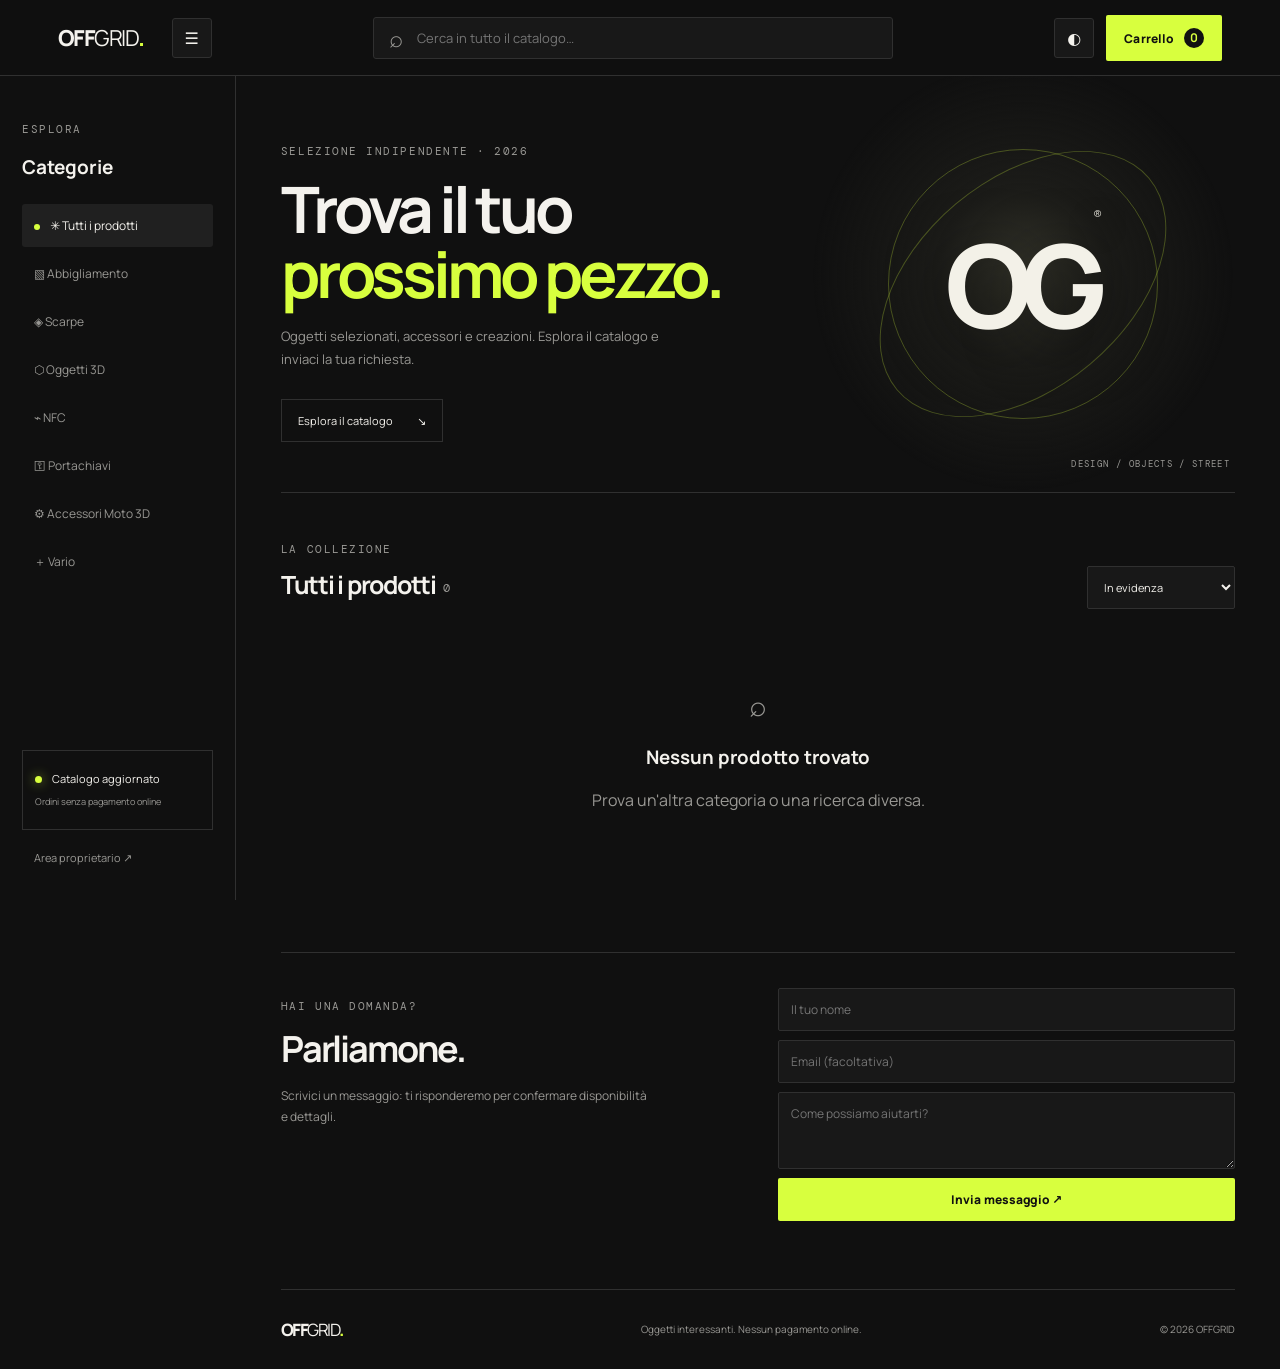
<file: index.html>
<!doctype html>
<html lang="it">
<head>
  <meta charset="utf-8"><meta name="viewport" content="width=device-width,initial-scale=1">
  <meta name="theme-color" content="#101010"><title>OFFGRID — Catalogo</title>
  <link rel="stylesheet" href="style.css">
</head>
<body>
<header class="topbar">
  <a class="brand" href="./">OFF<span>GRID</span><i>.</i></a>
  <button id="menuToggle" class="icon-btn" aria-label="Apri menu">☰</button>
  <label class="search"><span>⌕</span><input id="search" type="search" placeholder="Cerca in tutto il catalogo…"></label>
  <div class="top-actions"><button id="themeToggle" class="icon-btn" title="Cambia tema">◐</button><button id="cartOpen" class="cart-btn">Carrello <b id="cartCount">0</b></button></div>
</header>
<div class="layout">
  <aside id="sidebar" class="sidebar">
    <p class="eyebrow">ESPLORA</p><h3>Categorie</h3>
    <nav id="categoryNav">
      <button class="cat active" data-category="Tutti">✳ Tutti i prodotti</button>
      <button class="cat" data-category="Abbigliamento">▧ Abbigliamento</button>
      <button class="cat" data-category="Scarpe">◈ Scarpe</button>
      <button class="cat" data-category="Oggetti 3D">⬡ Oggetti 3D</button>
      <button class="cat" data-category="NFC">⌁ NFC</button>
      <button class="cat" data-category="Portachiavi">⚿ Portachiavi</button>
      <button class="cat" data-category="Accessori Moto 3D">⚙ Accessori Moto 3D</button>
      <button class="cat" data-category="Vario">＋ Vario</button>
    </nav>
    <div class="sidebar-note"><span class="live-dot"></span> Catalogo aggiornato<br><small>Ordini senza pagamento online</small></div>
    <a class="admin-link" href="admin.html">Area proprietario ↗</a>
  </aside>
  <main class="main">
    <section class="hero">
      <div class="hero-copy"><p class="eyebrow">SELEZIONE INDIPENDENTE · 2026</p><h1>Trova il tuo<br><em>prossimo pezzo.</em></h1><p>Oggetti selezionati, accessori e creazioni. Esplora il catalogo e inviaci la tua richiesta.</p><a href="#catalogo" class="outline-btn">Esplora il catalogo <span>↘</span></a></div>
      <div class="hero-art" aria-hidden="true"><div class="orb orb-one"></div><div class="orb orb-two"></div><div class="hero-mark">OG<span>®</span></div><div class="hero-caption">DESIGN / OBJECTS / STREET</div></div>
    </section>
    <section id="catalogo" class="catalog-head"><div><p class="eyebrow">LA COLLEZIONE</p><h2 id="sectionTitle">Tutti i prodotti <span class="muted" id="productCount">0</span></h2></div><select id="sortSelect" aria-label="Ordina prodotti"><option value="featured">In evidenza</option><option value="name">Nome A–Z</option><option value="price-low">Prezzo crescente</option><option value="price-high">Prezzo decrescente</option></select></section>
    <div id="productGrid" class="product-grid"></div>
    <div id="emptyState" class="empty-state hidden"><span>⌕</span><h3>Nessun prodotto trovato</h3><p>Prova un'altra categoria o una ricerca diversa.</p></div>
    <section class="contact-band"><div><p class="eyebrow">HAI UNA DOMANDA?</p><h2>Parliamone.</h2><p>Scrivici un messaggio: ti risponderemo per confermare disponibilità e dettagli.</p></div><form id="messageForm" class="message-form"><input name="name" placeholder="Il tuo nome" required><input name="email" type="email" placeholder="Email (facoltativa)"><textarea name="message" placeholder="Come possiamo aiutarti?" required rows="3"></textarea><button class="solid-btn">Invia messaggio ↗</button><p class="form-note" id="messageStatus"></p></form></section>
    <footer><a class="brand" href="./">OFF<span>GRID</span><i>.</i></a><span>Oggetti interessanti. Nessun pagamento online.</span><span>© <span id="year"></span> OFFGRID</span></footer>
  </main>
</div>
<div id="cartBackdrop" class="backdrop hidden"></div>
<aside id="cartDrawer" class="cart-drawer" aria-label="Carrello">
  <div class="drawer-head"><div><p class="eyebrow">IL TUO ORDINE</p><h2>Carrello <span id="drawerCount" class="muted">0</span></h2></div><button id="cartClose" class="icon-btn">✕</button></div>
  <div id="cartItems" class="cart-items"></div><div id="cartEmpty" class="empty-cart">Il tuo carrello è vuoto.</div>
  <div class="cart-total"><span>Totale indicativo</span><strong id="cartTotal">€ 0,00</strong></div>
  <button id="checkoutOpen" class="solid-btn full">Continua con la richiesta ↗</button><p class="form-note">Nessun pagamento richiesto. Ti contatteremo per confermare l'ordine.</p>
</aside>
<div id="checkoutModal" class="modal-backdrop hidden"><section class="modal"><button id="checkoutClose" class="icon-btn modal-close">✕</button><p class="eyebrow">RICHIESTA ORDINE</p><h2>Dove ti contattiamo?</h2><p class="muted">Invia i tuoi dati; l'ordine resta in attesa di conferma telefonica.</p>
<form id="checkoutForm" class="checkout-form">
<div class="two"><input name="firstName" placeholder="Nome" required><input name="lastName" placeholder="Cognome" required></div>
<input name="street" placeholder="Via e numero civico" required><div class="two"><input name="zip" placeholder="CAP" required><input name="country" placeholder="Paese" required></div>
<input name="phone" type="tel" placeholder="Numero di telefono" required>
<label class="consent"><input type="checkbox" required> Confermo che i dati inseriti sono corretti e acconsento a essere ricontattato per questa richiesta.</label>
<button class="solid-btn full">Conferma richiesta ↗</button><p id="checkoutStatus" class="form-note"></p>
</form></section></div>
<div id="toast" class="toast" role="status"></div>
<script src="config.js"></script><script src="app.js"></script>
</body></html>
</file>
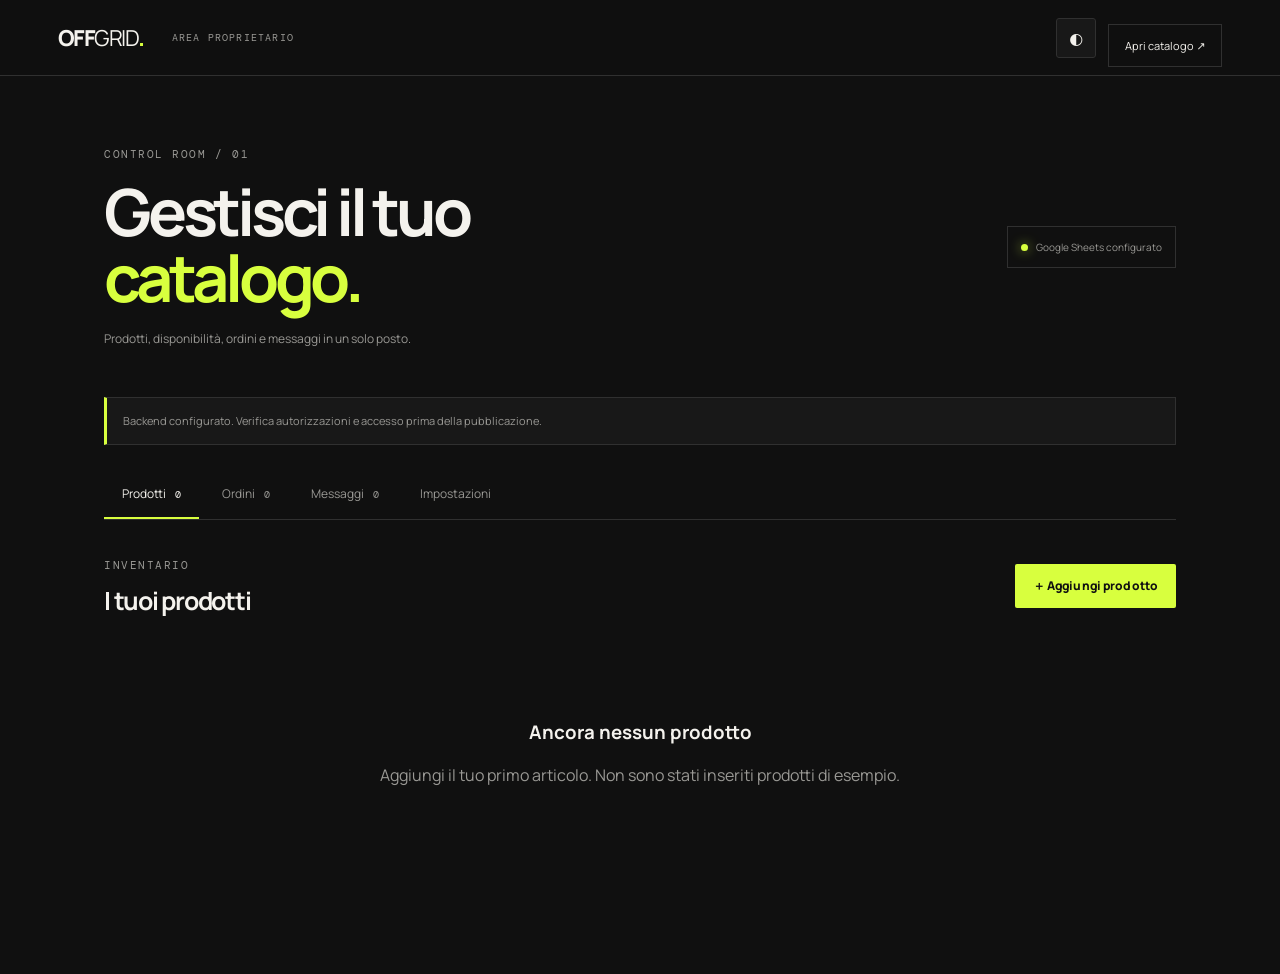
<file: admin.html>
<!doctype html>
<html lang="it"><head><meta charset="utf-8"><meta name="viewport" content="width=device-width,initial-scale=1"><title>OFFGRID — Dashboard</title><link rel="stylesheet" href="style.css"></head>
<body class="admin-page"><header class="topbar"><a class="brand" href="index.html">OFF<span>GRID</span><i>.</i></a><span class="admin-title">AREA PROPRIETARIO</span><div class="top-actions"><button id="adminTheme" class="icon-btn">◐</button><a href="index.html" class="outline-small">Apri catalogo ↗</a></div></header>
<main class="admin-main"><section class="admin-welcome"><div><p class="eyebrow">CONTROL ROOM / 01</p><h1>Gestisci il tuo<br><em>catalogo.</em></h1><p class="muted">Prodotti, disponibilità, ordini e messaggi in un solo posto.</p></div><div class="admin-status"><span class="live-dot"></span><span id="connectionStatus">Modalità demo locale</span></div></section>
<div id="adminNotice" class="notice">Questa dashboard è un prototipo: senza backend configurato i dati sono salvati solo nel browser. Configura Google Apps Script seguendo README.md prima di usarla online.</div>
<div class="admin-tabs"><button class="tab active" data-tab="products">Prodotti <span id="tabProductCount">0</span></button><button class="tab" data-tab="orders">Ordini <span id="tabOrderCount">0</span></button><button class="tab" data-tab="messages">Messaggi <span id="tabMessageCount">0</span></button><button class="tab" data-tab="settings">Impostazioni</button></div>
<section id="panel-products" class="admin-panel"><div class="panel-heading"><div><p class="eyebrow">INVENTARIO</p><h2>I tuoi prodotti</h2></div><button id="newProduct" class="solid-btn">＋ Aggiungi prodotto</button></div><div id="adminProducts" class="admin-product-list"></div><div id="adminProductsEmpty" class="empty-state"><h3>Ancora nessun prodotto</h3><p>Aggiungi il tuo primo articolo. Non sono stati inseriti prodotti di esempio.</p></div></section>
<section id="panel-orders" class="admin-panel hidden"><div class="panel-heading"><div><p class="eyebrow">RICHIESTE CLIENTI</p><h2>Ordini</h2></div><button id="exportOrders" class="outline-small">Esporta CSV ↓</button></div><div id="adminOrders" class="record-list"></div></section>
<section id="panel-messages" class="admin-panel hidden"><div class="panel-heading"><div><p class="eyebrow">CONTATTI</p><h2>Messaggi</h2></div><button id="exportMessages" class="outline-small">Esporta CSV ↓</button></div><div id="adminMessages" class="record-list"></div></section>
<section id="panel-settings" class="admin-panel hidden"><div class="panel-heading"><div><p class="eyebrow">PREFERENZE</p><h2>Impostazioni</h2></div></div><div class="settings-card"><h3>Aspetto</h3><p class="muted">Scegli il tema del catalogo e della dashboard.</p><div class="theme-options"><button data-theme-choice="dark" class="theme-choice">● Tema scuro</button><button data-theme-choice="light" class="theme-choice">○ Tema chiaro</button></div></div><div class="settings-card"><h3>Connessione Google Sheets</h3><p class="muted">Imposta l'URL del web app Apps Script nel file <code>config.js</code>. Non inserire segreti o password in file pubblici.</p><a class="outline-small" href="README.md">Apri guida di configurazione ↗</a></div><div class="settings-card"><h3>Gestione ordini</h3><p class="muted">Gli ordini ricevuti sono richieste, non vendite confermate. Aggiorna lo stato dalla scheda Ordini.</p></div></section>
</main>
<div id="productModal" class="modal-backdrop hidden"><section class="modal admin-modal"><button id="productModalClose" class="icon-btn modal-close">✕</button><p class="eyebrow">INVENTARIO</p><h2 id="productModalTitle">Nuovo prodotto</h2><form id="productForm" class="checkout-form">
<input type="hidden" name="id"><label>Titolo<input name="title" placeholder="Nome del prodotto" required></label><label>Categoria<select name="category" required><option>Abbigliamento</option><option>Scarpe</option><option>Oggetti 3D</option><option>NFC</option><option>Portachiavi</option><option>Accessori Moto 3D</option><option>Vario</option></select></label><label>Descrizione<textarea name="description" rows="3" placeholder="Descrizione articolo"></textarea></label><div class="two"><label>Prezzo (€)<input name="price" type="number" min="0" step="0.01" placeholder="0,00" required></label><label>Quantità<input name="quantity" type="number" min="0" step="1" value="1" required></label></div><label>URL immagine (facoltativo)<input name="image" type="url" placeholder="https://…"></label><label class="consent"><input name="available" type="checkbox" checked> Prodotto disponibile</label><button class="solid-btn full">Salva prodotto</button></form></section></div>
<div id="toast" class="toast" role="status"></div><script src="config.js"></script><script src="app.js"></script><script src="admin.js"></script></body></html>
</file>
<file: style.css>
@import url('https://fonts.googleapis.com/css2?family=DM+Mono:wght@400;500&family=Manrope:wght@400;500;600;700;800&display=swap');
:root{--bg:#101010;--panel:#181818;--panel2:#202020;--text:#f4f2ed;--muted:#999894;--line:#303030;--accent:#d8ff3e;--danger:#ff7777;--shadow:0 24px 70px #0008}
:root[data-theme="light"]{--bg:#f5f4f0;--panel:#fff;--panel2:#eae9e4;--text:#151515;--muted:#77766f;--line:#deddd6;--accent:#536d00;--danger:#c72f2f;--shadow:0 24px 70px #0002}
*{box-sizing:border-box}html{scroll-behavior:smooth}body{margin:0;background:var(--bg);color:var(--text);font-family:Manrope,system-ui,sans-serif;transition:background .25s,color .25s}button,input,textarea,select{font:inherit}button,a,select{ -webkit-tap-highlight-color:transparent}button{cursor:pointer}a{color:inherit;text-decoration:none}.hidden{display:none!important}.muted{color:var(--muted)}.eyebrow{font:11px 'DM Mono',monospace;letter-spacing:.14em;color:var(--muted);text-transform:uppercase}.topbar{height:76px;display:flex;align-items:center;gap:28px;padding:0 4.5%;border-bottom:1px solid var(--line);position:sticky;top:0;background:color-mix(in srgb,var(--bg) 91%,transparent);backdrop-filter:blur(14px);z-index:20}.brand{font-size:22px;font-weight:800;letter-spacing:-1.5px;white-space:nowrap}.brand span{font-weight:400}.brand i{color:var(--accent);font-style:normal}.search{display:flex;align-items:center;gap:12px;background:var(--panel);border:1px solid var(--line);border-radius:3px;padding:0 15px;height:42px;max-width:520px;flex:1;margin:auto}.search span{font-size:24px;color:var(--muted)}.search input{border:0;outline:0;background:transparent;color:var(--text);width:100%;font-size:13px}.top-actions{display:flex;align-items:center;gap:12px}.icon-btn{border:1px solid var(--line);background:var(--panel);color:var(--text);height:40px;min-width:40px;border-radius:3px}.cart-btn,.solid-btn{background:var(--accent);color:#111;border:0;padding:13px 18px;font-weight:800;font-size:12px;letter-spacing:.01em;border-radius:2px}.cart-btn b{display:inline-grid;place-items:center;background:#111;color:var(--accent);width:20px;height:20px;border-radius:50%;margin-left:8px}.layout{display:grid;grid-template-columns:236px minmax(0,1fr);max-width:1600px;margin:auto}.sidebar{border-right:1px solid var(--line);padding:35px 22px;min-height:calc(100vh - 76px);position:sticky;top:76px;height:calc(100vh - 76px);display:flex;flex-direction:column}.sidebar h3{font-size:19px;margin:7px 0 24px}.sidebar nav{display:grid;gap:5px}.cat{border:0;background:transparent;color:var(--muted);padding:13px 12px;text-align:left;font-size:12px;border-radius:3px;transition:background .2s,color .2s,transform .2s}.cat:hover{color:var(--text);transform:translateX(3px)}.cat.active{background:var(--panel2);color:var(--text)}.cat.active:before{content:"";display:inline-block;background:var(--accent);height:6px;width:6px;border-radius:50%;margin-right:10px;vertical-align:middle}.sidebar-note{margin-top:auto;padding:17px 12px;border:1px solid var(--line);font-size:11px;line-height:2}.live-dot{display:inline-block;width:7px;height:7px;background:var(--accent);border-radius:50%;margin-right:8px;box-shadow:0 0 12px color-mix(in srgb,var(--accent) 65%,transparent)}.sidebar-note small{color:var(--muted)}.admin-link{font-size:11px;color:var(--muted);padding:20px 12px 0}.main{min-width:0;padding:0 4.3%}.hero{min-height:390px;display:grid;grid-template-columns:1fr .8fr;border-bottom:1px solid var(--line);overflow:hidden}.hero-copy{padding:57px 0 50px;align-self:center;position:relative;z-index:1}.hero h1,.admin-welcome h1{font-size:clamp(42px,5vw,70px);line-height:1.02;letter-spacing:-.065em;margin:18px 0}.hero h1 em,.admin-welcome h1 em{font-style:normal;color:var(--accent)}.hero-copy>p:not(.eyebrow){font-size:13px;color:var(--muted);line-height:1.8;max-width:390px}.outline-btn,.outline-small{display:inline-flex;align-items:center;justify-content:space-between;gap:24px;border:1px solid var(--line);padding:13px 16px;font-size:11px;margin-top:15px;transition:border .2s,background .2s}.outline-btn:hover,.outline-small:hover{border-color:var(--accent);background:var(--panel)}.hero-art{position:relative;min-height:330px;display:grid;place-items:center;overflow:hidden;background:radial-gradient(ellipse at 50% 48%,#37372d 0%,#1c1c19 28%,transparent 70%)}.orb{position:absolute;border:1px solid #d8ff3e42;border-radius:50%;width:270px;height:270px;animation:orbit 24s linear infinite}.orb-two{width:210px;height:330px;transform:rotate(50deg);animation-direction:reverse}.hero-mark{font-size:clamp(65px,9vw,125px);font-weight:800;letter-spacing:-.1em;color:#f3f1e8;z-index:1;text-shadow:0 12px 60px #0008}.hero-mark span{font:12px 'DM Mono';vertical-align:top;letter-spacing:0}.hero-caption{position:absolute;bottom:22px;right:5px;font:9px 'DM Mono';letter-spacing:.15em;color:var(--muted)}@keyframes orbit{to{transform:rotate(360deg)}}.catalog-head{display:flex;justify-content:space-between;align-items:end;padding:38px 0 20px;gap:15px}.catalog-head h2,.panel-heading h2{font-size:25px;letter-spacing:-.05em;margin:7px 0}.catalog-head h2 span{font:12px 'DM Mono';vertical-align:middle;margin-left:7px}.catalog-head select,.checkout-form input,.checkout-form textarea,.checkout-form select,.message-form input,.message-form textarea{background:var(--panel);border:1px solid var(--line);color:var(--text);padding:12px;border-radius:2px;outline:none;min-width:0}.catalog-head select{font-size:11px}.product-grid{display:grid;grid-template-columns:repeat(3,minmax(0,1fr));gap:13px}.product-card{border:1px solid var(--line);background:var(--panel);min-width:0;transition:transform .25s,border-color .25s;animation:rise .35s both}.product-card:hover{transform:translateY(-4px);border-color:#6a6a55}@keyframes rise{from{opacity:0;transform:translateY(8px)}to{opacity:1;transform:translateY(0)}}.product-image{aspect-ratio:1/1;background:var(--panel2);display:grid;place-items:center;overflow:hidden;position:relative}.product-image img{width:100%;height:100%;object-fit:cover}.product-placeholder{font-size:45px;color:var(--muted);font-weight:800;letter-spacing:-.1em}.product-badge{position:absolute;left:10px;top:10px;background:var(--accent);color:#111;font:9px 'DM Mono';padding:6px 8px;text-transform:uppercase}.product-info{padding:14px}.product-category{font:9px 'DM Mono';color:var(--muted);text-transform:uppercase;letter-spacing:.08em}.product-info h3{font-size:14px;margin:8px 0;line-height:1.4}.product-info p{font-size:11px;line-height:1.65;color:var(--muted);min-height:34px;overflow-wrap:anywhere}.product-bottom{display:flex;align-items:center;justify-content:space-between;gap:8px;margin-top:15px}.price{font-size:15px;font-weight:800}.add-btn{border:1px solid var(--line);background:transparent;color:var(--text);padding:9px 10px;font-size:10px}.add-btn:hover{background:var(--accent);color:#111;border-color:var(--accent)}.add-btn:disabled{opacity:.4;cursor:not-allowed}.empty-state{text-align:center;padding:55px 10px;color:var(--muted)}.empty-state>span{font-size:30px}.empty-state h3{color:var(--text)}.contact-band{margin:70px 0 0;padding:35px 0;border-top:1px solid var(--line);border-bottom:1px solid var(--line);display:grid;grid-template-columns:1fr 1fr;gap:40px}.contact-band h2{font-size:36px;letter-spacing:-.06em;margin:8px 0}.contact-band p:not(.eyebrow){font-size:12px;color:var(--muted);line-height:1.8;max-width:370px}.message-form{display:grid;gap:9px}.message-form input,.message-form textarea{width:100%;font-size:12px;resize:vertical}.form-note{font-size:10px;color:var(--muted);line-height:1.6}footer{display:flex;justify-content:space-between;align-items:center;gap:14px;padding:28px 0;font-size:10px;color:var(--muted)}footer .brand{color:var(--text);font-size:17px}.backdrop,.modal-backdrop{position:fixed;inset:0;background:#000a;z-index:40;backdrop-filter:blur(3px)}.cart-drawer{position:fixed;z-index:41;right:0;top:0;height:100dvh;width:min(440px,100%);background:var(--bg);border-left:1px solid var(--line);padding:26px;transform:translateX(105%);transition:transform .28s ease;display:flex;flex-direction:column}.cart-drawer.open{transform:translateX(0)}.drawer-head{display:flex;justify-content:space-between;align-items:center;border-bottom:1px solid var(--line);padding-bottom:18px}.drawer-head h2{margin:4px 0}.cart-items{overflow:auto;flex:1}.cart-row{display:grid;grid-template-columns:1fr auto;gap:10px;padding:16px 0;border-bottom:1px solid var(--line)}.cart-row h4{margin:0 0 6px;font-size:13px}.cart-row small{color:var(--muted)}.qty-controls{display:flex;align-items:center;gap:10px;margin-top:10px}.qty-controls button,.remove-btn{background:var(--panel2);border:0;color:var(--text);padding:5px 9px}.remove-btn{color:var(--danger)}.empty-cart{padding:35px 0;color:var(--muted);font-size:13px}.cart-total{display:flex;justify-content:space-between;border-top:1px solid var(--line);padding:18px 0;font-size:12px}.full{width:100%;text-align:center}.modal-backdrop{display:grid;place-items:center;padding:18px;overflow:auto}.modal{width:min(510px,100%);max-height:calc(100dvh - 36px);overflow:auto;background:var(--bg);border:1px solid var(--line);padding:30px;position:relative;box-shadow:var(--shadow)}.modal h2{font-size:27px;letter-spacing:-.05em;margin:8px 0}.modal>p:not(.eyebrow){font-size:12px;line-height:1.7}.modal-close{position:absolute;right:17px;top:17px}.checkout-form{display:grid;gap:12px;margin-top:22px}.checkout-form label:not(.consent){display:grid;gap:7px;font-size:11px;color:var(--muted)}.checkout-form input,.checkout-form textarea,.checkout-form select{width:100%;font-size:12px}.two{display:grid;grid-template-columns:1fr 1fr;gap:10px}.consent{display:flex;align-items:flex-start;gap:9px;font-size:10px;line-height:1.6;color:var(--muted)}.consent input{width:auto;margin-top:3px;accent-color:var(--accent)}.toast{position:fixed;bottom:20px;left:50%;transform:translate(-50%,20px);opacity:0;pointer-events:none;background:var(--accent);color:#111;padding:12px 18px;font-size:12px;font-weight:700;z-index:90;transition:opacity .2s,transform .2s;max-width:90vw}.toast.show{opacity:1;transform:translate(-50%,0)}
/* Dashboard */
.admin-page{min-height:100vh}.admin-title{font:10px 'DM Mono';letter-spacing:.12em;color:var(--muted);margin-right:auto}.admin-main{max-width:1200px;margin:auto;padding:40px 5% 90px}.admin-welcome{display:flex;align-items:center;justify-content:space-between;gap:25px;padding:20px 0 38px}.admin-welcome h1{font-size:clamp(42px,6vw,65px)}.admin-welcome p:not(.eyebrow){font-size:12px}.admin-status{border:1px solid var(--line);padding:13px;font-size:10px;color:var(--muted);white-space:nowrap}.notice{background:var(--panel);border:1px solid var(--line);border-left:3px solid var(--accent);padding:14px 16px;font-size:11px;line-height:1.7;color:var(--muted);margin-bottom:25px}.admin-tabs{display:flex;gap:5px;border-bottom:1px solid var(--line);overflow-x:auto}.tab{white-space:nowrap;background:transparent;border:0;color:var(--muted);padding:15px 18px;font-size:12px;border-bottom:2px solid transparent}.tab span{font:10px 'DM Mono';margin-left:7px}.tab.active{color:var(--text);border-color:var(--accent)}.admin-panel{padding:27px 0}.panel-heading{display:flex;justify-content:space-between;align-items:center;gap:15px;margin-bottom:20px}.panel-heading .solid-btn{white-space:nowrap}.admin-product-list,.record-list{display:grid;gap:9px}.admin-product{display:grid;grid-template-columns:60px minmax(0,1fr) auto;align-items:center;gap:15px;border:1px solid var(--line);padding:12px;background:var(--panel)}.admin-thumb{width:60px;height:60px;background:var(--panel2);display:grid;place-items:center;overflow:hidden}.admin-thumb img{width:100%;height:100%;object-fit:cover}.admin-product h3,.record-card h3{font-size:13px;margin:0 0 6px}.admin-product p,.record-card p{font-size:10px;color:var(--muted);margin:3px 0;line-height:1.6;overflow-wrap:anywhere}.admin-actions{display:flex;gap:6px;flex-wrap:wrap;justify-content:end}.small-btn{background:transparent;color:var(--text);border:1px solid var(--line);padding:8px 10px;font-size:10px}.small-btn.danger{color:var(--danger)}.status-pill{font:9px 'DM Mono';display:inline-block;padding:5px 7px;background:var(--panel2);color:var(--muted);margin-right:5px}.status-pill.good{color:var(--accent)}.record-card{border:1px solid var(--line);background:var(--panel);padding:17px}.record-head{display:flex;justify-content:space-between;gap:15px}.record-card .record-data{display:grid;grid-template-columns:repeat(2,minmax(0,1fr));gap:8px;margin:12px 0}.record-data span{font-size:11px;overflow-wrap:anywhere}.record-data b{display:block;font-size:9px;color:var(--muted);font-weight:400;margin-bottom:3px;text-transform:uppercase}.record-card select{background:var(--panel2);color:var(--text);border:1px solid var(--line);padding:8px;font-size:11px}.settings-card{border:1px solid var(--line);background:var(--panel);padding:22px;margin-bottom:12px}.settings-card h3{margin:0 0 8px;font-size:14px}.settings-card p{font-size:11px;line-height:1.7}.theme-options{display:flex;gap:10px;flex-wrap:wrap}.theme-choice{padding:12px;background:var(--panel2);border:1px solid var(--line);color:var(--text);font-size:11px}.admin-modal{width:min(560px,100%)}.admin-modal .checkout-form{margin-top:18px}
@media(min-width:1300px){.main{padding-left:55px;padding-right:55px}}@media(max-width:900px){.layout{grid-template-columns:190px minmax(0,1fr)}.sidebar{padding:28px 12px}.main{padding:0 20px}.product-grid{grid-template-columns:repeat(2,minmax(0,1fr))}.hero{grid-template-columns:1fr .55fr}.hero-art{min-width:120px}.hero-mark{font-size:65px}.hero-copy{padding:45px 0}.topbar{gap:12px;padding:0 18px}.search{max-width:none}.contact-band{gap:20px}}@media(max-width:620px){.topbar{height:64px;gap:9px;padding:0 12px}.brand{font-size:18px}.search{height:38px;padding:0 9px}.search span{font-size:20px}.search input{font-size:11px}.top-actions{gap:5px}.top-actions .icon-btn{min-width:34px;height:36px}.cart-btn{padding:10px;font-size:10px}.layout{display:block}.sidebar{display:none;position:fixed;z-index:30;top:64px;left:0;bottom:0;height:auto;width:260px;background:var(--bg);border-right:1px solid var(--line);box-shadow:var(--shadow)}.sidebar.open{display:flex}.main{padding:0 15px}.hero{min-height:310px;grid-template-columns:1fr}.hero-copy{padding:40px 0}.hero h1{font-size:49px}.hero-art{display:none}.catalog-head{padding-top:28px;align-items:start;flex-direction:column}.catalog-head h2{font-size:23px}.product-grid{gap:8px}.product-info{padding:10px}.product-info h3{font-size:12px}.product-info p{font-size:10px}.product-bottom{align-items:start;flex-direction:column}.add-btn{width:100%}.contact-band{grid-template-columns:1fr;padding:28px 0;gap:15px}.contact-band h2{font-size:31px}footer{flex-wrap:wrap;font-size:9px}footer>span:nth-child(2){display:none}.admin-main{padding:25px 14px 60px}.admin-title{display:none}.admin-welcome{align-items:start;flex-direction:column;padding-top:0}.admin-welcome h1{font-size:48px}.admin-status{white-space:normal}.tab{padding:13px 10px;font-size:11px}.panel-heading{align-items:start;flex-direction:column}.admin-product{grid-template-columns:45px minmax(0,1fr);gap:10px}.admin-thumb{width:45px;height:45px}.admin-actions{grid-column:1/-1;justify-content:start}.record-card .record-data{grid-template-columns:1fr 1fr}.modal{padding:24px 18px}.two{grid-template-columns:1fr 1fr;gap:7px}}@media(prefers-reduced-motion:reduce){*,*::before,*::after{animation-duration:.01ms!important;animation-iteration-count:1!important;scroll-behavior:auto!important;transition-duration:.01ms!important}}
</file>
